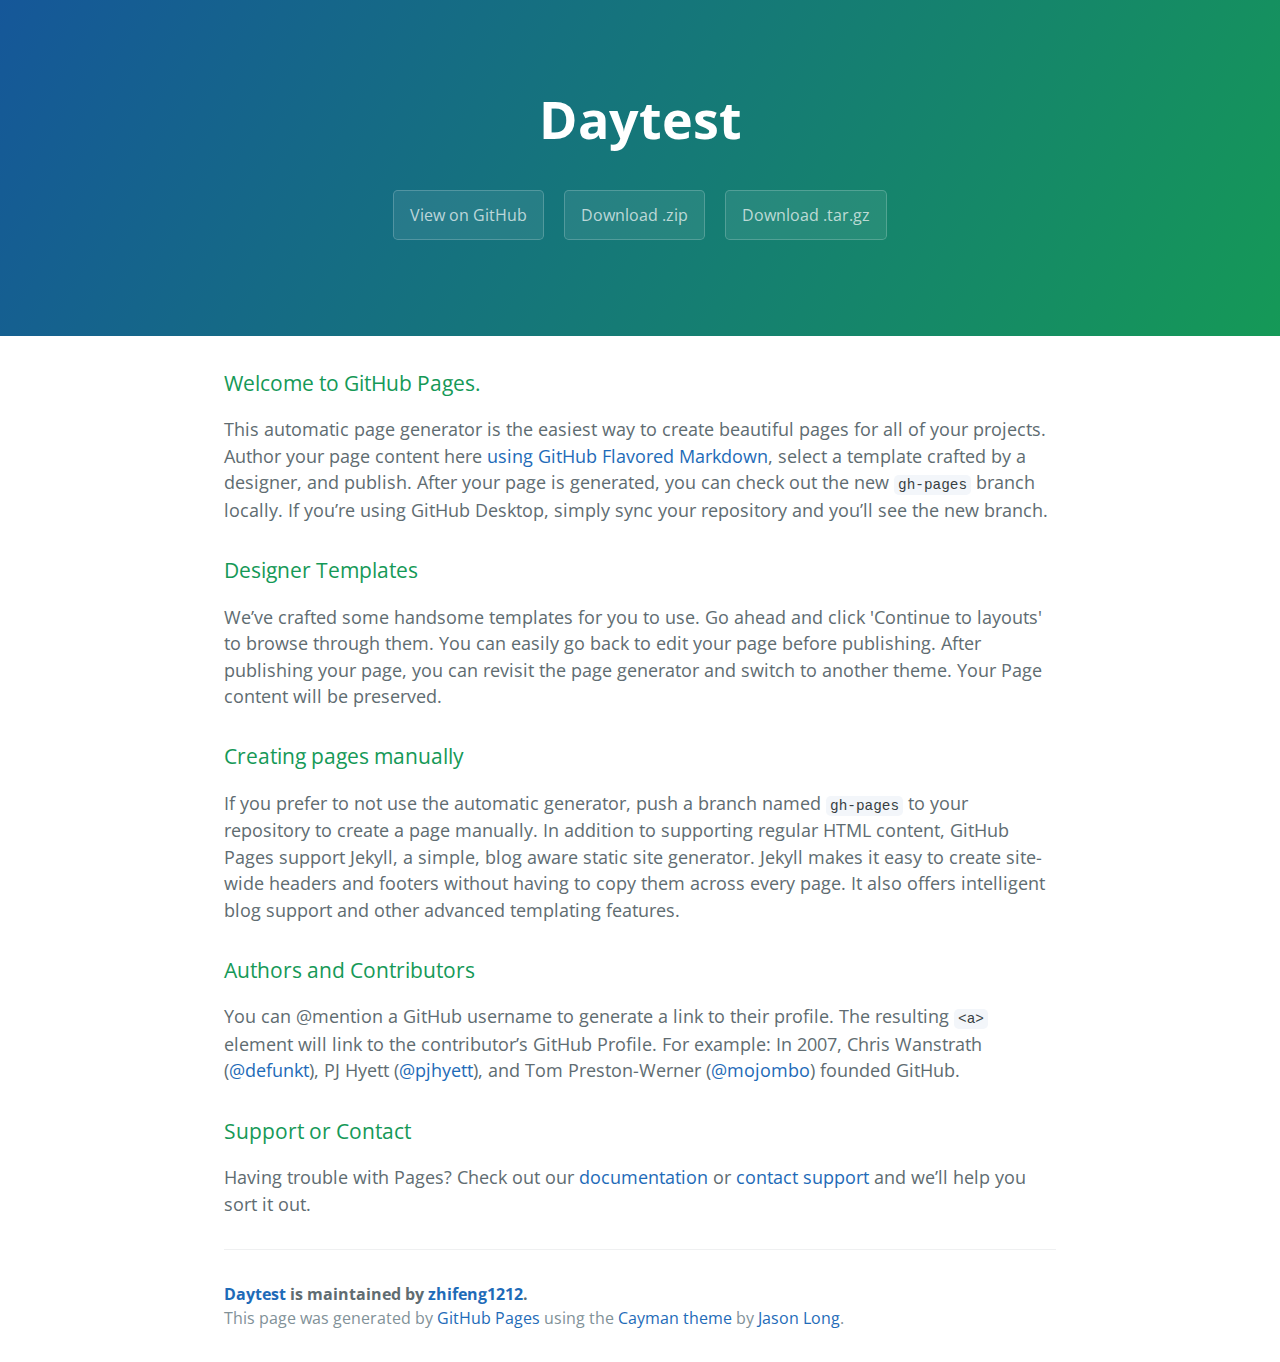
<file: index.html>
<!DOCTYPE html>
<html lang="en-us">
  <head>
    <meta charset="UTF-8">
    <title>Daytest by zhifeng1212</title>
    <meta name="viewport" content="width=device-width, initial-scale=1">
    <link rel="stylesheet" type="text/css" href="stylesheets/normalize.css" media="screen">
    <link href='https://fonts.googleapis.com/css?family=Open+Sans:400,700' rel='stylesheet' type='text/css'>
    <link rel="stylesheet" type="text/css" href="stylesheets/stylesheet.css" media="screen">
    <link rel="stylesheet" type="text/css" href="stylesheets/github-light.css" media="screen">
  </head>
  <body>
    <section class="page-header">
      <h1 class="project-name">Daytest</h1>
      <h2 class="project-tagline"></h2>
      <a href="https://github.com/zhifeng1212/daytest" class="btn">View on GitHub</a>
      <a href="https://github.com/zhifeng1212/daytest/zipball/master" class="btn">Download .zip</a>
      <a href="https://github.com/zhifeng1212/daytest/tarball/master" class="btn">Download .tar.gz</a>
    </section>

    <section class="main-content">
      <h3>
<a id="welcome-to-github-pages" class="anchor" href="#welcome-to-github-pages" aria-hidden="true"><span aria-hidden="true" class="octicon octicon-link"></span></a>Welcome to GitHub Pages.</h3>

<p>This automatic page generator is the easiest way to create beautiful pages for all of your projects. Author your page content here <a href="https://guides.github.com/features/mastering-markdown/">using GitHub Flavored Markdown</a>, select a template crafted by a designer, and publish. After your page is generated, you can check out the new <code>gh-pages</code> branch locally. If you’re using GitHub Desktop, simply sync your repository and you’ll see the new branch.</p>

<h3>
<a id="designer-templates" class="anchor" href="#designer-templates" aria-hidden="true"><span aria-hidden="true" class="octicon octicon-link"></span></a>Designer Templates</h3>

<p>We’ve crafted some handsome templates for you to use. Go ahead and click 'Continue to layouts' to browse through them. You can easily go back to edit your page before publishing. After publishing your page, you can revisit the page generator and switch to another theme. Your Page content will be preserved.</p>

<h3>
<a id="creating-pages-manually" class="anchor" href="#creating-pages-manually" aria-hidden="true"><span aria-hidden="true" class="octicon octicon-link"></span></a>Creating pages manually</h3>

<p>If you prefer to not use the automatic generator, push a branch named <code>gh-pages</code> to your repository to create a page manually. In addition to supporting regular HTML content, GitHub Pages support Jekyll, a simple, blog aware static site generator. Jekyll makes it easy to create site-wide headers and footers without having to copy them across every page. It also offers intelligent blog support and other advanced templating features.</p>

<h3>
<a id="authors-and-contributors" class="anchor" href="#authors-and-contributors" aria-hidden="true"><span aria-hidden="true" class="octicon octicon-link"></span></a>Authors and Contributors</h3>

<p>You can @mention a GitHub username to generate a link to their profile. The resulting <code>&lt;a&gt;</code> element will link to the contributor’s GitHub Profile. For example: In 2007, Chris Wanstrath (<a href="https://github.com/defunkt" class="user-mention">@defunkt</a>), PJ Hyett (<a href="https://github.com/pjhyett" class="user-mention">@pjhyett</a>), and Tom Preston-Werner (<a href="https://github.com/mojombo" class="user-mention">@mojombo</a>) founded GitHub.</p>

<h3>
<a id="support-or-contact" class="anchor" href="#support-or-contact" aria-hidden="true"><span aria-hidden="true" class="octicon octicon-link"></span></a>Support or Contact</h3>

<p>Having trouble with Pages? Check out our <a href="https://help.github.com/pages">documentation</a> or <a href="https://github.com/contact">contact support</a> and we’ll help you sort it out.</p>

      <footer class="site-footer">
        <span class="site-footer-owner"><a href="https://github.com/zhifeng1212/daytest">Daytest</a> is maintained by <a href="https://github.com/zhifeng1212">zhifeng1212</a>.</span>

        <span class="site-footer-credits">This page was generated by <a href="https://pages.github.com">GitHub Pages</a> using the <a href="https://github.com/jasonlong/cayman-theme">Cayman theme</a> by <a href="https://twitter.com/jasonlong">Jason Long</a>.</span>
      </footer>

    </section>

  
  </body>
</html>
</file>
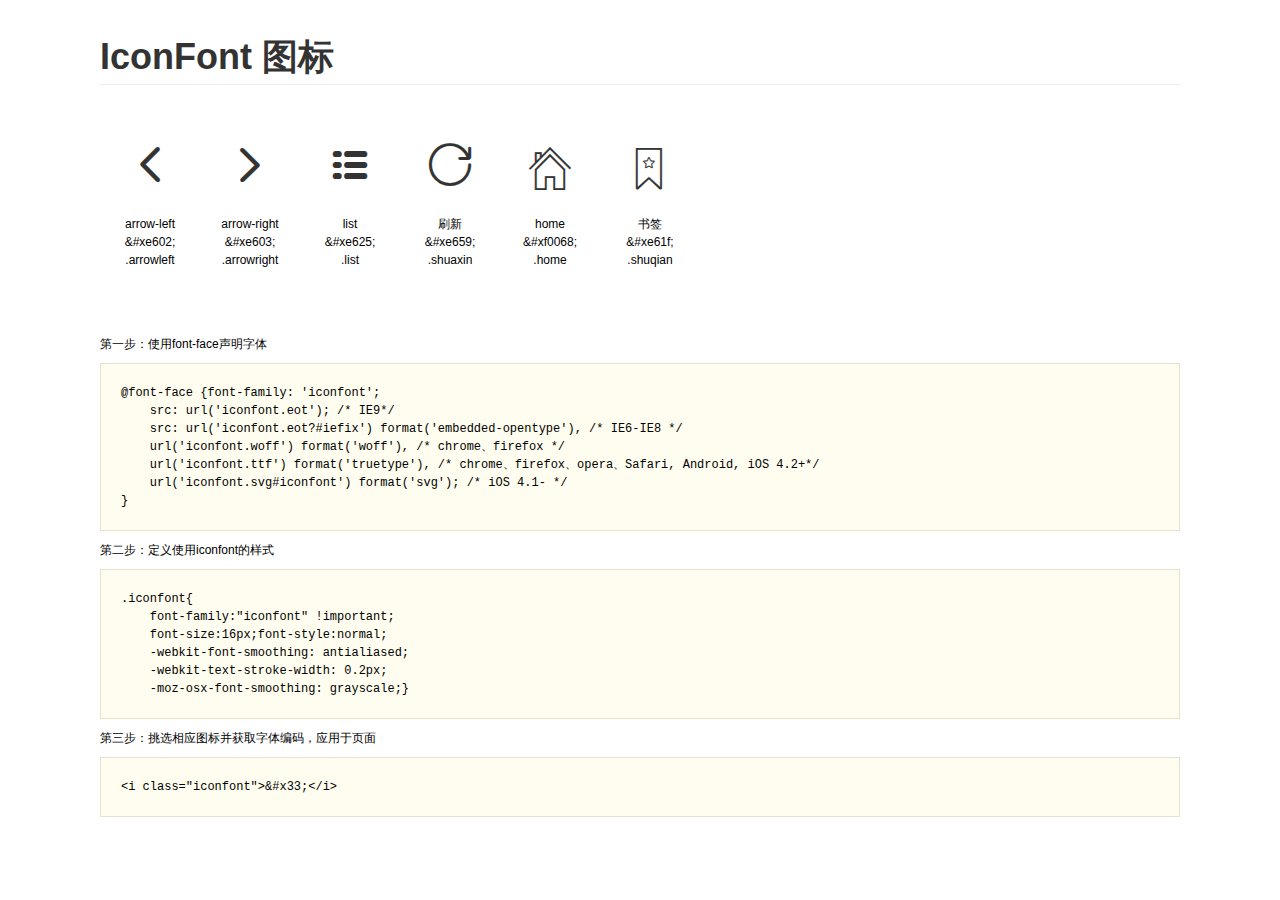
<file: phone/css/demo.html>
<!DOCTYPE html>
<html>
<head>
    <meta charset="utf-8"/>
    <title>IconFont</title>
    <link rel="stylesheet" href="demo.css">
    <link rel="stylesheet" href="iconfont.css">
</head>
<body>
    <div class="main">
        <h1>IconFont 图标</h1>
        <ul class="icon_lists clear">
            
                <li>
                <i class="icon iconfont">&#xe602;</i>
                    <div class="name">arrow-left</div>
                    <div class="code">&amp;#xe602;</div>
                    <div class="fontclass">.arrowleft</div>
                </li>
            
                <li>
                <i class="icon iconfont">&#xe603;</i>
                    <div class="name">arrow-right</div>
                    <div class="code">&amp;#xe603;</div>
                    <div class="fontclass">.arrowright</div>
                </li>
            
                <li>
                <i class="icon iconfont">&#xe625;</i>
                    <div class="name">list</div>
                    <div class="code">&amp;#xe625;</div>
                    <div class="fontclass">.list</div>
                </li>
            
                <li>
                <i class="icon iconfont">&#xe659;</i>
                    <div class="name">刷新</div>
                    <div class="code">&amp;#xe659;</div>
                    <div class="fontclass">.shuaxin</div>
                </li>
            
                <li>
                <i class="icon iconfont">&#xf0068;</i>
                    <div class="name">home</div>
                    <div class="code">&amp;#xf0068;</div>
                    <div class="fontclass">.home</div>
                </li>
            
                <li>
                <i class="icon iconfont">&#xe61f;</i>
                    <div class="name">书签</div>
                    <div class="code">&amp;#xe61f;</div>
                    <div class="fontclass">.shuqian</div>
                </li>
            
        </ul>


        <div class="helps">
            第一步：使用font-face声明字体
            <pre>
@font-face {font-family: 'iconfont';
    src: url('iconfont.eot'); /* IE9*/
    src: url('iconfont.eot?#iefix') format('embedded-opentype'), /* IE6-IE8 */
    url('iconfont.woff') format('woff'), /* chrome、firefox */
    url('iconfont.ttf') format('truetype'), /* chrome、firefox、opera、Safari, Android, iOS 4.2+*/
    url('iconfont.svg#iconfont') format('svg'); /* iOS 4.1- */
}
</pre>
第二步：定义使用iconfont的样式
            <pre>
.iconfont{
    font-family:"iconfont" !important;
    font-size:16px;font-style:normal;
    -webkit-font-smoothing: antialiased;
    -webkit-text-stroke-width: 0.2px;
    -moz-osx-font-smoothing: grayscale;}
</pre>
第三步：挑选相应图标并获取字体编码，应用于页面
<pre>
&lt;i class="iconfont"&gt;&amp;#x33;&lt;/i&gt;
</pre>
        </div>

    </div>
</body>
</html>
</file>
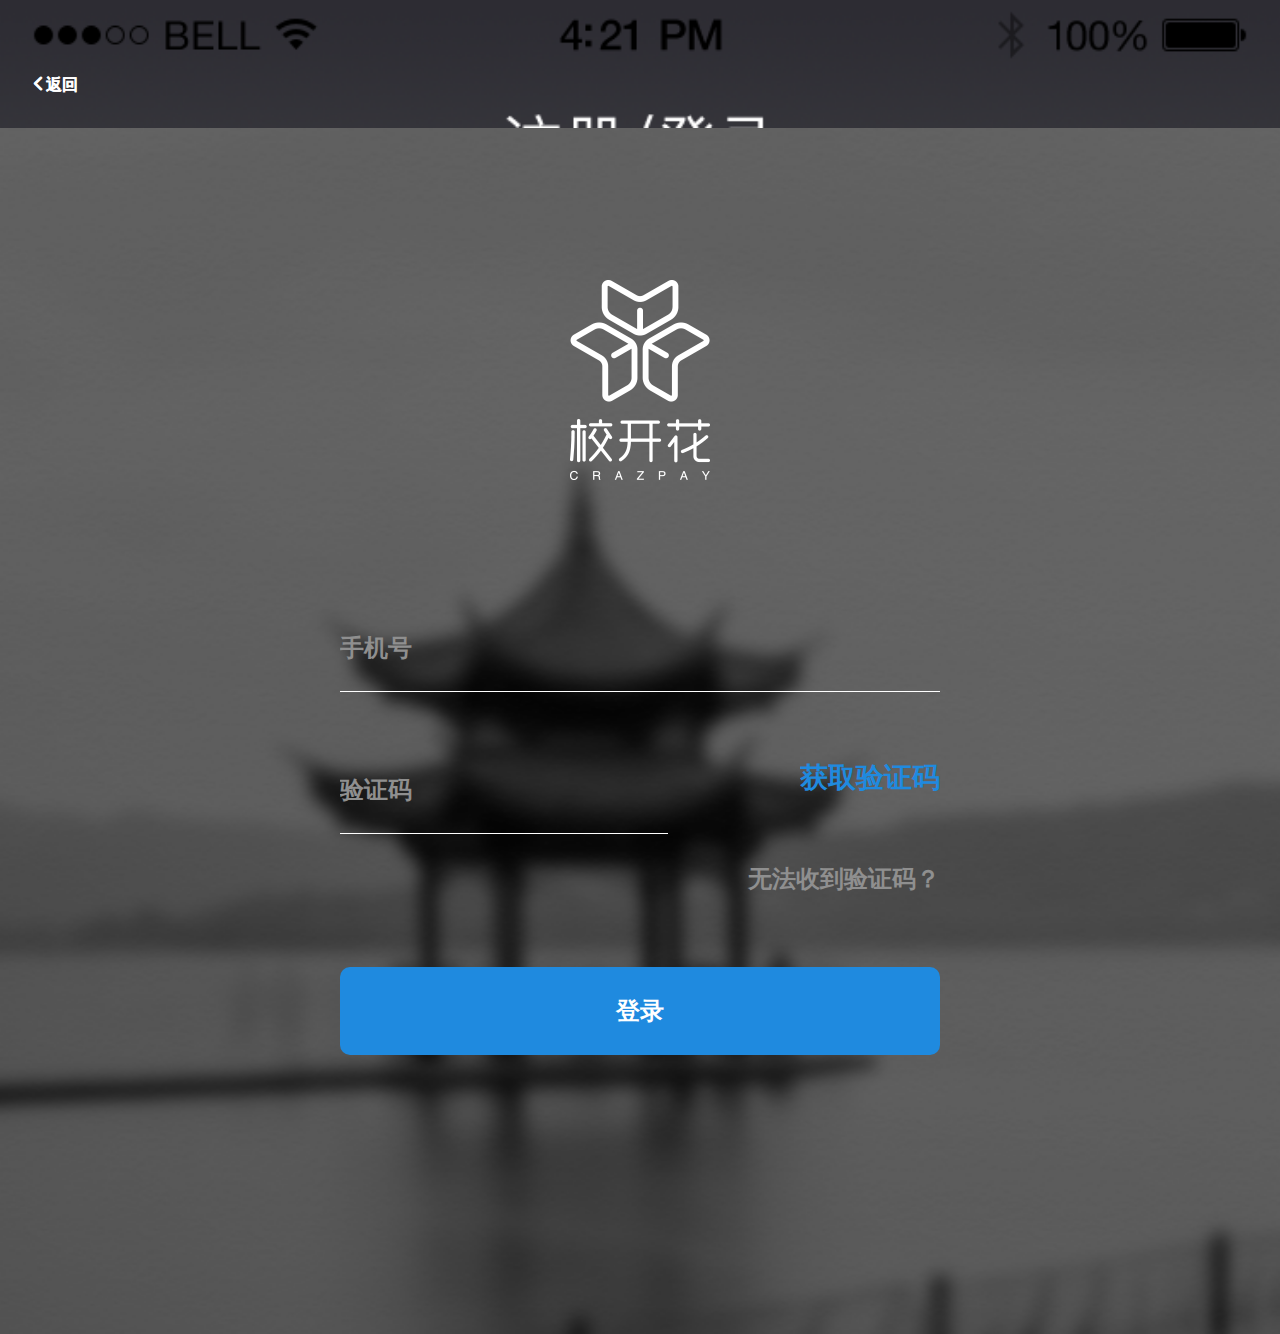
<file: phone/html/login.html>
﻿<!DOCTYPE HTML>
<html>
<head>
		<meta charset="utf-8"/>
		<meta name="viewport" content="width=device-width; initial-scale=1.0; maximum-scale=1.0; user-scalable=no;" />
		<title>登录与注册</title>
		<!--
				<link rel="stylesheet" style="text/css" href="mycss1.css"/>
		-->
		<link rel="stylesheet" style="text/css" href="../css/iconfont.css"/>
		<link rel="stylesheet" style="text/css" href="../css/reset.css"/>
		<link rel="stylesheet" style="text/css" href="../css/login.css"/>
		<script>        
        (function (doc, win) {
        var docEl = doc.documentElement,
          isIOS = navigator.userAgent.match(/\(i[^;]+;( U;)? CPU.+Mac OS X/),//判断是不是移动设备
          dpr = isIOS? Math.min(win.devicePixelRatio, 3) : 1,//win.devicePixelRatio设备独立像素
          dpr = window.top === window.self? dpr : 1, //被iframe引用时，禁止缩放
          dpr = 1,
          scale = 1 / dpr,
          resizeEvt = 'orientationchange' in window ? 'orientationchange' : 'resize';
        docEl.dataset.dpr = dpr;
        var metaEl = doc.createElement('meta');
        metaEl.name = 'viewport';
        metaEl.content = 'initial-scale=' + scale + ',maximum-scale=' + scale + ', minimum-scale=' + scale;
        docEl.firstElementChild.appendChild(metaEl);
        var recalc = function () {
            var width = docEl.clientWidth;
            if (width / dpr > 750) {
                width = 750 * dpr;
            }
            docEl.style.fontSize = 100 * (width / 750) + 'px';
          };
        recalc()
        if (!doc.addEventListener) return;
        win.addEventListener(resizeEvt, recalc, false);
      })(document, window);
		</script>
		<style>
		</style>
</head>
<body>
	<div class="login-header">
		<div class="login-top-nav">
			<a class="iconfont">&#xe602返回 </a>
		</div>
	</div>
	<div class="main">
		<div class="login-content">
			<div class="login-logo">
			</div>
			<form class="login-form" action="" method="post">
				<div class="login-phone">
					<span></span>
					<input type="text" name="phone" value="手机号"/>
				</div>
				<div class="login-text">
					<div class="login-code">
						<span></span>
						<input type="text" name="code" value="验证码"/>
					</div>
					<div class="login-getcode">
						<input type="button" id="getcode" value="获取验证码"/>
					</div>
				</div>
				<a class="login-notget" href="">无法收到验证码？</a>
				<div class="login-btn">
					<a href="#">登录</a>
				</div>
			</form>
		</div>
	</div>
	<div class="key-word">
		
	</div>
</body>
<script type="text/javascript" src="../js/jquery.min.js"></script>
<script>
	$(function(){
		$('input[name="phone"]').focus(function(){//获取input框焦点时的css的变化
			if($(this).val()=="手机号"){
				$(this).val("");
			}
			else{
				$(this).val();
			}
			$(this).css('color','#FFFFFF');
			$(this).prev("span").html("手机号");
			//$(".login-logo").css("display","none");
			$(".login-form").css("margin-top","1.22rem");
		});
		$('input[name="phone"]').blur(function(){//失去input框焦点时的css的变化
			if($(this).val()==""){
				$(this).val("手机号");
				$(this).css('color','#8F8F8F');
				$(this).prev("span").html("");
			}
			if($(this).val()=="手机号"){
				//$(".login-logo").css("display","block");
				$(".login-form").css("margin-top","1rem");
			}
		});
		$('input[name="code"]').focus(function(){//获取input框焦点时的css的变化
			if($(this).val()=="验证码"){
				$(this).val("");
			}
			else{
				$(this).val();
			}
			$(this).css('color','#FFFFFF');
			$(this).prev("span").html("验证码");
			//$(".login-logo").css("display","none");
		});
		$('input[name="code"]').blur(function(){//失去input框焦点时的css的变化
			if($(this).val()==""){
				$(this).val("验证码");
				$(this).css('color','#8F8F8F');
				$(this).prev("span").html("");
			}
		});
		$("input[name='phone']").focus(function(){//获取input框焦点时的logo的变化，键盘的隐藏
			$(".key-word").css("display","block");
			$(".login-logo").css("display","none");
		});
		$("input[name='phone']").blur(function(){//失去input框焦点时的logo的变化，键盘的出现
			$(".key-word").css("display","none");
			$(".login-logo").css("display","block");
		});
		$("input[name='code']").focus(function(){//获取input框焦点时的logo的变化，键盘的隐藏
			$(".key-word").css("display","block");
			$(".login-logo").css("display","none");
		});
		$("input[name='code']").blur(function(){//获取input框焦点时的logo的变化，键盘的出现
			$(".key-word").css("display","none");
			$(".login-logo").css("display","block");
		});
	});
</script>
<script>
	var i=59;
	function showTime(index){
		if(i==-1){
			index.removeAttribute("disabled");
			index.value="获取验证码";
			i=59;
		}
		else{
			index.setAttribute("disabled",true);
			index.value=+i+"重新发送";
			i--;
			setTimeout(function(){
				showTime(index);
			},1000)
		}
	}
	document.getElementById("getcode").onclick=function(){showTime(this)};
</script>
</html>
</file>
<file: stylesheets/stylesheet.css>
* {
  box-sizing: border-box; }

body {
  padding: 0;
  margin: 0;
  font-family: "Open Sans", "Helvetica Neue", Helvetica, Arial, sans-serif;
  font-size: 16px;
  line-height: 1.5;
  color: #606c71; }

a {
  color: #1e6bb8;
  text-decoration: none; }
  a:hover {
    text-decoration: underline; }

.btn {
  display: inline-block;
  margin-bottom: 1rem;
  color: rgba(255, 255, 255, 0.7);
  background-color: rgba(255, 255, 255, 0.08);
  border-color: rgba(255, 255, 255, 0.2);
  border-style: solid;
  border-width: 1px;
  border-radius: 0.3rem;
  transition: color 0.2s, background-color 0.2s, border-color 0.2s; }
  .btn + .btn {
    margin-left: 1rem; }

.btn:hover {
  color: rgba(255, 255, 255, 0.8);
  text-decoration: none;
  background-color: rgba(255, 255, 255, 0.2);
  border-color: rgba(255, 255, 255, 0.3); }

@media screen and (min-width: 64em) {
  .btn {
    padding: 0.75rem 1rem; } }

@media screen and (min-width: 42em) and (max-width: 64em) {
  .btn {
    padding: 0.6rem 0.9rem;
    font-size: 0.9rem; } }

@media screen and (max-width: 42em) {
  .btn {
    display: block;
    width: 100%;
    padding: 0.75rem;
    font-size: 0.9rem; }
    .btn + .btn {
      margin-top: 1rem;
      margin-left: 0; } }

.page-header {
  color: #fff;
  text-align: center;
  background-color: #159957;
  background-image: linear-gradient(120deg, #155799, #159957); }

@media screen and (min-width: 64em) {
  .page-header {
    padding: 5rem 6rem; } }

@media screen and (min-width: 42em) and (max-width: 64em) {
  .page-header {
    padding: 3rem 4rem; } }

@media screen and (max-width: 42em) {
  .page-header {
    padding: 2rem 1rem; } }

.project-name {
  margin-top: 0;
  margin-bottom: 0.1rem; }

@media screen and (min-width: 64em) {
  .project-name {
    font-size: 3.25rem; } }

@media screen and (min-width: 42em) and (max-width: 64em) {
  .project-name {
    font-size: 2.25rem; } }

@media screen and (max-width: 42em) {
  .project-name {
    font-size: 1.75rem; } }

.project-tagline {
  margin-bottom: 2rem;
  font-weight: normal;
  opacity: 0.7; }

@media screen and (min-width: 64em) {
  .project-tagline {
    font-size: 1.25rem; } }

@media screen and (min-width: 42em) and (max-width: 64em) {
  .project-tagline {
    font-size: 1.15rem; } }

@media screen and (max-width: 42em) {
  .project-tagline {
    font-size: 1rem; } }

.main-content :first-child {
  margin-top: 0; }
.main-content img {
  max-width: 100%; }
.main-content h1, .main-content h2, .main-content h3, .main-content h4, .main-content h5, .main-content h6 {
  margin-top: 2rem;
  margin-bottom: 1rem;
  font-weight: normal;
  color: #159957; }
.main-content p {
  margin-bottom: 1em; }
.main-content code {
  padding: 2px 4px;
  font-family: Consolas, "Liberation Mono", Menlo, Courier, monospace;
  font-size: 0.9rem;
  color: #383e41;
  background-color: #f3f6fa;
  border-radius: 0.3rem; }
.main-content pre {
  padding: 0.8rem;
  margin-top: 0;
  margin-bottom: 1rem;
  font: 1rem Consolas, "Liberation Mono", Menlo, Courier, monospace;
  color: #567482;
  word-wrap: normal;
  background-color: #f3f6fa;
  border: solid 1px #dce6f0;
  border-radius: 0.3rem; }
  .main-content pre > code {
    padding: 0;
    margin: 0;
    font-size: 0.9rem;
    color: #567482;
    word-break: normal;
    white-space: pre;
    background: transparent;
    border: 0; }
.main-content .highlight {
  margin-bottom: 1rem; }
  .main-content .highlight pre {
    margin-bottom: 0;
    word-break: normal; }
.main-content .highlight pre, .main-content pre {
  padding: 0.8rem;
  overflow: auto;
  font-size: 0.9rem;
  line-height: 1.45;
  border-radius: 0.3rem; }
.main-content pre code, .main-content pre tt {
  display: inline;
  max-width: initial;
  padding: 0;
  margin: 0;
  overflow: initial;
  line-height: inherit;
  word-wrap: normal;
  background-color: transparent;
  border: 0; }
  .main-content pre code:before, .main-content pre code:after, .main-content pre tt:before, .main-content pre tt:after {
    content: normal; }
.main-content ul, .main-content ol {
  margin-top: 0; }
.main-content blockquote {
  padding: 0 1rem;
  margin-left: 0;
  color: #819198;
  border-left: 0.3rem solid #dce6f0; }
  .main-content blockquote > :first-child {
    margin-top: 0; }
  .main-content blockquote > :last-child {
    margin-bottom: 0; }
.main-content table {
  display: block;
  width: 100%;
  overflow: auto;
  word-break: normal;
  word-break: keep-all; }
  .main-content table th {
    font-weight: bold; }
  .main-content table th, .main-content table td {
    padding: 0.5rem 1rem;
    border: 1px solid #e9ebec; }
.main-content dl {
  padding: 0; }
  .main-content dl dt {
    padding: 0;
    margin-top: 1rem;
    font-size: 1rem;
    font-weight: bold; }
  .main-content dl dd {
    padding: 0;
    margin-bottom: 1rem; }
.main-content hr {
  height: 2px;
  padding: 0;
  margin: 1rem 0;
  background-color: #eff0f1;
  border: 0; }

@media screen and (min-width: 64em) {
  .main-content {
    max-width: 64rem;
    padding: 2rem 6rem;
    margin: 0 auto;
    font-size: 1.1rem; } }

@media screen and (min-width: 42em) and (max-width: 64em) {
  .main-content {
    padding: 2rem 4rem;
    font-size: 1.1rem; } }

@media screen and (max-width: 42em) {
  .main-content {
    padding: 2rem 1rem;
    font-size: 1rem; } }

.site-footer {
  padding-top: 2rem;
  margin-top: 2rem;
  border-top: solid 1px #eff0f1; }

.site-footer-owner {
  display: block;
  font-weight: bold; }

.site-footer-credits {
  color: #819198; }

@media screen and (min-width: 64em) {
  .site-footer {
    font-size: 1rem; } }

@media screen and (min-width: 42em) and (max-width: 64em) {
  .site-footer {
    font-size: 1rem; } }

@media screen and (max-width: 42em) {
  .site-footer {
    font-size: 0.9rem; } }
</file>
<file: stylesheets/github-light.css>
/*
The MIT License (MIT)

Copyright (c) 2016 GitHub, Inc.

Permission is hereby granted, free of charge, to any person obtaining a copy
of this software and associated documentation files (the "Software"), to deal
in the Software without restriction, including without limitation the rights
to use, copy, modify, merge, publish, distribute, sublicense, and/or sell
copies of the Software, and to permit persons to whom the Software is
furnished to do so, subject to the following conditions:

The above copyright notice and this permission notice shall be included in all
copies or substantial portions of the Software.

THE SOFTWARE IS PROVIDED "AS IS", WITHOUT WARRANTY OF ANY KIND, EXPRESS OR
IMPLIED, INCLUDING BUT NOT LIMITED TO THE WARRANTIES OF MERCHANTABILITY,
FITNESS FOR A PARTICULAR PURPOSE AND NONINFRINGEMENT. IN NO EVENT SHALL THE
AUTHORS OR COPYRIGHT HOLDERS BE LIABLE FOR ANY CLAIM, DAMAGES OR OTHER
LIABILITY, WHETHER IN AN ACTION OF CONTRACT, TORT OR OTHERWISE, ARISING FROM,
OUT OF OR IN CONNECTION WITH THE SOFTWARE OR THE USE OR OTHER DEALINGS IN THE
SOFTWARE.

*/

.pl-c /* comment */ {
  color: #969896;
}

.pl-c1 /* constant, variable.other.constant, support, meta.property-name, support.constant, support.variable, meta.module-reference, markup.raw, meta.diff.header */,
.pl-s .pl-v /* string variable */ {
  color: #0086b3;
}

.pl-e /* entity */,
.pl-en /* entity.name */ {
  color: #795da3;
}

.pl-smi /* variable.parameter.function, storage.modifier.package, storage.modifier.import, storage.type.java, variable.other */,
.pl-s .pl-s1 /* string source */ {
  color: #333;
}

.pl-ent /* entity.name.tag */ {
  color: #63a35c;
}

.pl-k /* keyword, storage, storage.type */ {
  color: #a71d5d;
}

.pl-s /* string */,
.pl-pds /* punctuation.definition.string, string.regexp.character-class */,
.pl-s .pl-pse .pl-s1 /* string punctuation.section.embedded source */,
.pl-sr /* string.regexp */,
.pl-sr .pl-cce /* string.regexp constant.character.escape */,
.pl-sr .pl-sre /* string.regexp source.ruby.embedded */,
.pl-sr .pl-sra /* string.regexp string.regexp.arbitrary-repitition */ {
  color: #183691;
}

.pl-v /* variable */ {
  color: #ed6a43;
}

.pl-id /* invalid.deprecated */ {
  color: #b52a1d;
}

.pl-ii /* invalid.illegal */ {
  color: #f8f8f8;
  background-color: #b52a1d;
}

.pl-sr .pl-cce /* string.regexp constant.character.escape */ {
  font-weight: bold;
  color: #63a35c;
}

.pl-ml /* markup.list */ {
  color: #693a17;
}

.pl-mh /* markup.heading */,
.pl-mh .pl-en /* markup.heading entity.name */,
.pl-ms /* meta.separator */ {
  font-weight: bold;
  color: #1d3e81;
}

.pl-mq /* markup.quote */ {
  color: #008080;
}

.pl-mi /* markup.italic */ {
  font-style: italic;
  color: #333;
}

.pl-mb /* markup.bold */ {
  font-weight: bold;
  color: #333;
}

.pl-md /* markup.deleted, meta.diff.header.from-file */ {
  color: #bd2c00;
  background-color: #ffecec;
}

.pl-mi1 /* markup.inserted, meta.diff.header.to-file */ {
  color: #55a532;
  background-color: #eaffea;
}

.pl-mdr /* meta.diff.range */ {
  font-weight: bold;
  color: #795da3;
}

.pl-mo /* meta.output */ {
  color: #1d3e81;
}
</file>
<file: phone/css/iconfont.css>
@font-face {font-family: "iconfont";
  src: url('iconfont.eot?t=1476849416'); /* IE9*/
  src: url('iconfont.eot?t=1476849416#iefix') format('embedded-opentype'), /* IE6-IE8 */
  url('iconfont.woff?t=1476849416') format('woff'), /* chrome, firefox */
  url('iconfont.ttf?t=1476849416') format('truetype'), /* chrome, firefox, opera, Safari, Android, iOS 4.2+*/
  url('iconfont.svg?t=1476849416#iconfont') format('svg'); /* iOS 4.1- */
}

.iconfont {
  font-family:"iconfont" !important;
  font-size:16px;
  font-style:normal;
  -webkit-font-smoothing: antialiased;
  -webkit-text-stroke-width: 0.2px;
  -moz-osx-font-smoothing: grayscale;
}
.icon-arrowleft:before { content: "\e602"; }
.icon-arrowright:before { content: "\e603"; }
.icon-list:before { content: "\e625"; }
.icon-shuaxin:before { content: "\e659"; }
.icon-home:before { content: "\f0068"; }
.icon-shuqian:before { content: "\e61f"; }
</file>
<file: phone/css/login.css>
@charset "utf-8";
/* 顶部样式设置 start*/
.login-header{
	width: 100%;
	height: 1.28rem;
	background: url("../image/header-top_01.png") no-repeat;
	background-size: cover;
}
.login-top-nav{
	width: 1.16rem;
	height: 1.28rem;
	padding-left: .3rem;
	padding-top: .65rem;
	padding-bottom: .25rem;
	color: #FFFFFF;
}
.login-top-nav a{
	width: .86rem;
	height: .38rem;
	line-height: .38rem;
}
.login-top-nav a:hover{
	color: #969696;
}
/* end*/
input{
	width: auto;
	line-height:.88rem;
	background-color: transparent;
	color: #8F8F8F;
	outline-style:none
	/*outline:medium;*/
}
span{
	height: .24rem;
	display:block;
	color:#FFFFFF;
}
/* 主体样式设置  start*/
.main{
	width: 100%;
	height: 12.06rem;
	background: url("../image/bj_02.png") no-repeat;
	background-size: cover;	
	position:absolute;
}
.login-content{
	width: 6rem;
	height: 7.75rem;
	margin:0 auto;
}
/*  logo设置*/
.login-logo{
	width: 1.4rem;
	height: 2rem;
	margin: 0 auto;
	margin-top: 1.52rem;
	margin-bottom: 1rem;
	background: url("../image/logo_03.png") no-repeat;
	background-size: contain;
}
/*  手机号和获取验证码设置*/
.login-phone{
	width: 6rem;
	height: 1.11rem;
	border-bottom:1px solid #FFFFFF;
}
.login-text{
	width:6rem;
	height:1.41rem;
}
.login-code{
	width:auto;
	height:1.11rem;
	margin-top: .3rem;
	border-bottom:1px solid #FFFFFF;
	float:left;
}
.login-getcode{
	width:auto;
	float:right;
	text-align:right;
	height:1.11rem;
	padding-top:.3rem;
	line-height:1.11rem;
	font-size: .28rem;
	color: #1F8ADF;
}
.login-getcode input{
	line-height:1.11rem;
	font-size: .28rem;
	color: #1F8ADF;
}
/*  无法收到验证码设置  */
.login-notget{
	clear:both;
	height: .24rem;
	margin-top: .3rem;
	display:block;
	text-align:right;
	color: #8F8F8F;
}
/* 底部按钮    start*/
.login-btn{
	width: 6rem;
	height: .88rem;
	margin: 0 auto;
	margin-top: .8rem;
	line-height: .88rem;
	text-align: center;
	background: #1F8ADF;
	border-radius: 10px;
}
.login-btn:hover{
	background: #0000D5;
}
.login-btn a{
	width: 6rem;
	height: .88rem;
	color: #FFFFFF;
	border-radius: 10px;
}
.key-word{
	width: 100%;
	height: 4.32rem;
	position: fixed;
	left: 0;
	bottom: 0;
	background: url("../image/key_02.png") no-repeat;
	background-size: contain;
	display: none;
}
</file>
<file: phone/css/demo.css>
*{margin: 0;padding: 0;list-style: none;}
/*
KISSY CSS Reset
理念：1. reset 的目的不是清除浏览器的默认样式，这仅是部分工作。清除和重置是紧密不可分的。
2. reset 的目的不是让默认样式在所有浏览器下一致，而是减少默认样式有可能带来的问题。
3. reset 期望提供一套普适通用的基础样式。但没有银弹，推荐根据具体需求，裁剪和修改后再使用。
特色：1. 适应中文；2. 基于最新主流浏览器。
维护：玉伯<lifesinger@gmail.com>, 正淳<ragecarrier@gmail.com>
 */

/** 清除内外边距 **/
body, h1, h2, h3, h4, h5, h6, hr, p, blockquote, /* structural elements 结构元素 */
dl, dt, dd, ul, ol, li, /* list elements 列表元素 */
pre, /* text formatting elements 文本格式元素 */
form, fieldset, legend, button, input, textarea, /* form elements 表单元素 */
th, td /* table elements 表格元素 */ {
  margin: 0;
  padding: 0;
}

/** 设置默认字体 **/
body,
button, input, select, textarea /* for ie */ {
  font: 12px/1.5 tahoma, arial, \5b8b\4f53, sans-serif;
}
h1, h2, h3, h4, h5, h6 { font-size: 100%; }
address, cite, dfn, em, var { font-style: normal; } /* 将斜体扶正 */
code, kbd, pre, samp { font-family: courier new, courier, monospace; } /* 统一等宽字体 */
small { font-size: 12px; } /* 小于 12px 的中文很难阅读，让 small 正常化 */

/** 重置列表元素 **/
ul, ol { list-style: none; }

/** 重置文本格式元素 **/
a { text-decoration: none; }
a:hover { text-decoration: underline; }


/** 重置表单元素 **/
legend { color: #000; } /* for ie6 */
fieldset, img { border: 0; } /* img 搭车：让链接里的 img 无边框 */
button, input, select, textarea { font-size: 100%; } /* 使得表单元素在 ie 下能继承字体大小 */
/* 注：optgroup 无法扶正 */

/** 重置表格元素 **/
table { border-collapse: collapse; border-spacing: 0; }

/* 清除浮动 */
.ks-clear:after, .clear:after {
  content: '\20';
  display: block;
  height: 0;
  clear: both;
}
.ks-clear, .clear {
  *zoom: 1;
}

.main {padding: 30px 100px;}
.main h1{font-size:36px; color:#333; text-align:left;margin-bottom:30px; border-bottom: 1px solid #eee;}

.helps{margin-top:40px;}
.helps pre{
  padding:20px;
  margin:10px 0;
  border:solid 1px #e7e1cd;
  background-color: #fffdef;
  overflow: auto;
}

.icon_lists li{
  float:left;
  width: 100px;
  height:180px;
  text-align: center;
}
.icon_lists .icon{
  font-size: 42px;
  line-height: 100px;
  margin: 10px 0;
  color:#333;
  -webkit-transition: font-size 0.25s ease-out 0s;
  -moz-transition: font-size 0.25s ease-out 0s;
  transition: font-size 0.25s ease-out 0s;

}
.icon_lists .icon:hover{
  font-size: 100px;
}
</file>
